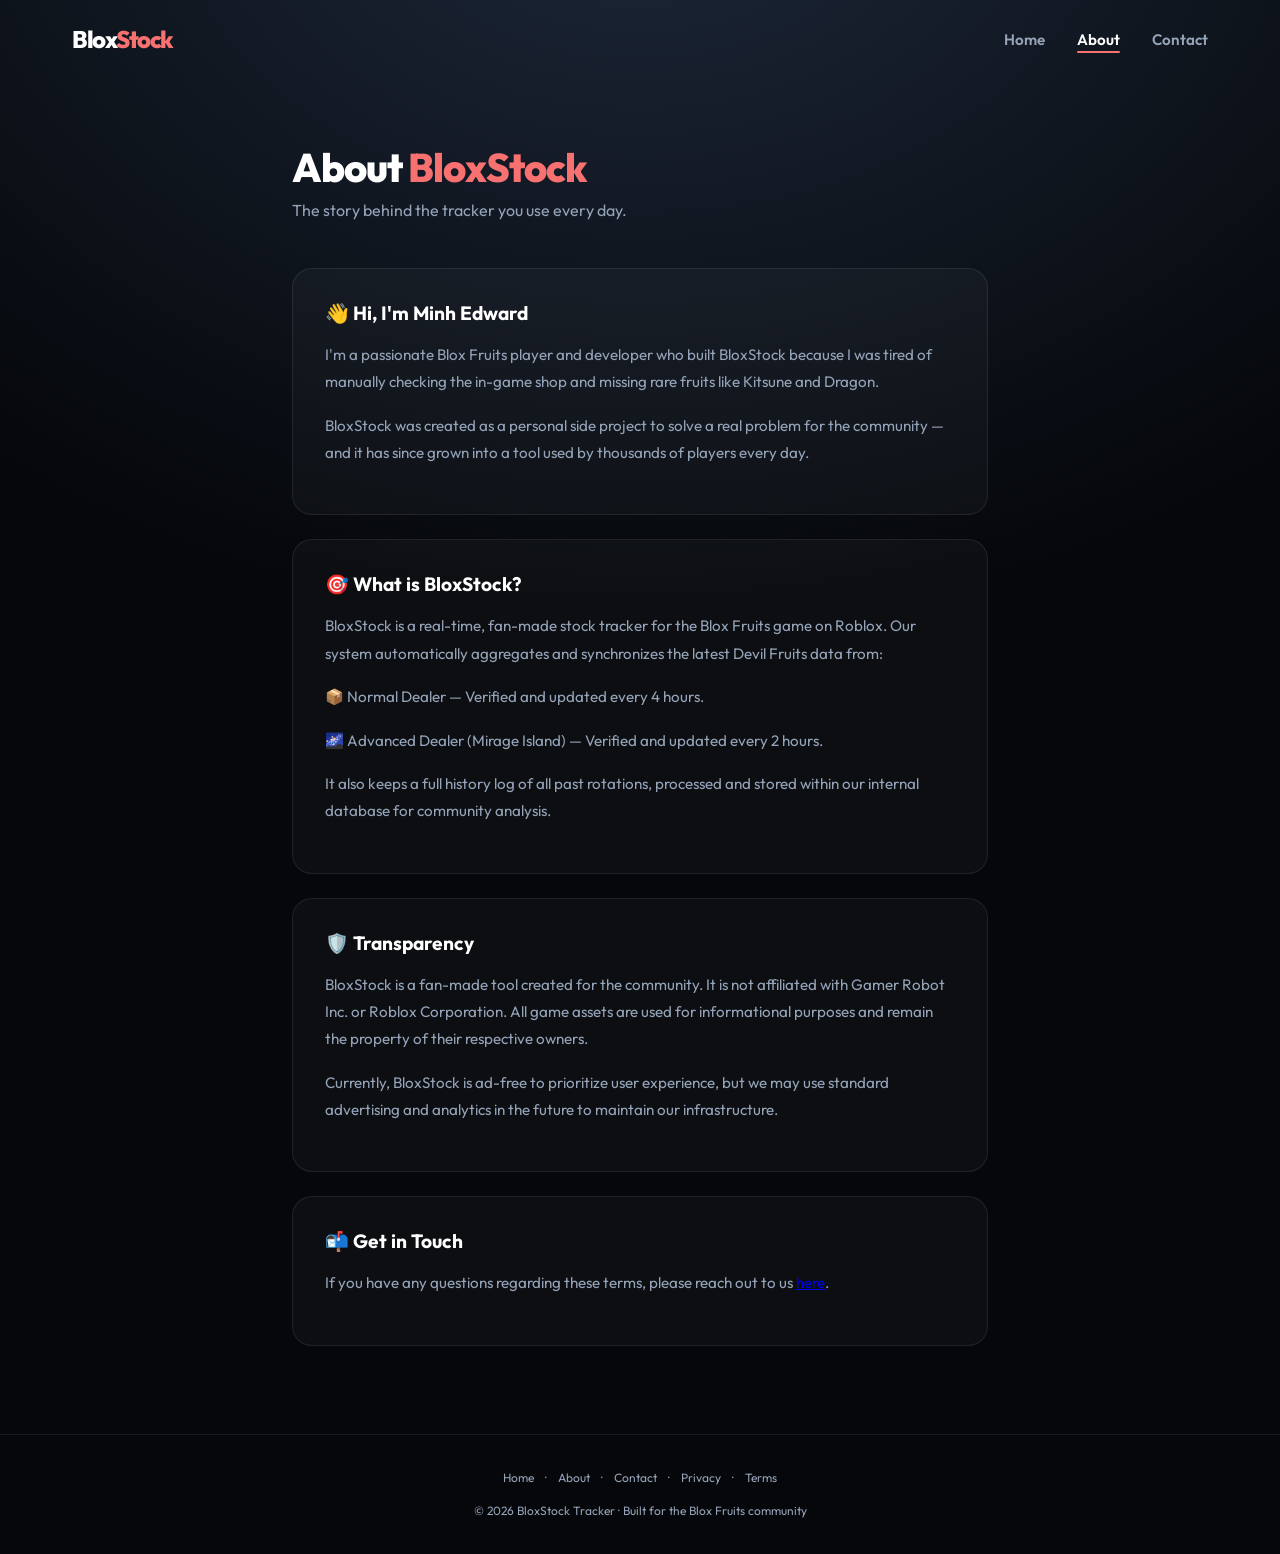
<file: about.html>
<!DOCTYPE html>
<html lang="en">

<head>
    <!-- Google tag (gtag.js) -->
    <script async src="https://www.googletagmanager.com/gtag/js?id=G-EYZR5VRB77"></script>
    <script>
        window.dataLayer = window.dataLayer || [];
        function gtag() { dataLayer.push(arguments); }
        gtag('js', new Date());

        gtag('config', 'G-EYZR5VRB77');
    </script>
    <meta charset="UTF-8">
    <meta name="viewport" content="width=device-width, initial-scale=1.0">
    <title>About Us - BloxStock</title>
    <meta name="description"
        content="Learn about BloxStock, a fan-made real-time Blox Fruits stock tracker created by Minh Edward for the Blox Fruits community.">
    <meta name="author" content="Minh Edward">
    <meta name="robots" content="index, follow">
    <meta property="og:url" content="https://bloxstock.pages.dev/about">
    <meta property="og:title" content="About BloxStock Tracker">
    <meta property="og:description"
        content="Learn more about BloxStock, the ultimate live tracker for Blox Fruits stock and reset history.">
    <meta property="og:image" content="https://bloxstock.pages.dev/assets/fruits/Dragon.webp">
    <link rel="canonical" href="https://bloxstock.pages.dev/about">
    <link rel="preconnect" href="https://fonts.googleapis.com">
    <link rel="preconnect" href="https://fonts.gstatic.com" crossorigin>
    <link href="https://fonts.googleapis.com/css2?family=Outfit:wght@300;400;600;800&display=swap" rel="stylesheet">
    <link rel="stylesheet" href="assets/css/style.css">
</head>

<body>
    <nav>
        <a href="/" class="nav-brand">Blox<span>Stock</span></a>
        <div class="nav-links">
            <a href="/">Home</a>
            <a href="about.html" class="active">About</a>
            <a href="contact.html">Contact</a>
        </div>
    </nav>

    <div class="legal-container">
        <h1 class="page-title">About <span>BloxStock</span></h1>
        <p class="subtitle">The story behind the tracker you use every day.</p>

        <div class="legal-card">
            <h2>👋 Hi, I'm Minh Edward</h2>
            <p>I'm a passionate Blox Fruits player and developer who built BloxStock because I was tired of manually
                checking the in-game shop and missing rare fruits like <span class="highlight">Kitsune</span> and <span
                    class="highlight">Dragon</span>.</p>
            <p>BloxStock was created as a personal side project to solve a real problem for the community — and it has
                since grown into a tool used by thousands of players every day.</p>
        </div>

        <div class="legal-card">
            <h2>🎯 What is BloxStock?</h2>
            <p>BloxStock is a <span class="highlight">real-time, fan-made stock tracker</span> for the Blox Fruits game
                on Roblox. Our system automatically aggregates and synchronizes the latest Devil Fruits data from:</p>
            <p>📦 <span class="highlight">Normal Dealer</span> — Verified and updated every 4 hours.</p>
            <p>🌌 <span class="highlight">Advanced Dealer (Mirage Island)</span> — Verified and updated every 2 hours.</p>
            <p>It also keeps a full <span class="highlight">history log</span> of all past rotations, processed and stored within our internal database for community analysis.</p>
        </div>

        <div class="legal-card">
            <h2>🛡️ Transparency</h2>
            <p>BloxStock is a <span class="highlight">fan-made tool</span> created for the community. It is not
                affiliated with Gamer Robot Inc. or Roblox Corporation. All game assets are used for informational
                purposes and remain the property of their respective owners.</p>
            <p>Currently, BloxStock is <span class="highlight">ad-free</span> to prioritize user experience, but we may
                use standard advertising and analytics in the future to maintain our infrastructure.</p>
        </div>

        <div class="legal-card">
            <h2>📬 Get in Touch</h2>
            <p>If you have any questions regarding these terms, please reach out to us <a href="#" class="email-link" data-user="minhedward2905"
                    data-domain="gmail.com"
                    onclick="this.href='mailto:' + this.dataset.user + '@' + this.dataset.domain">here</a>.</p>
        </div>
    </div>

    <footer>
        <p>
            <a href="/">Home</a> ·
            <a href="about.html">About</a> ·
            <a href="contact.html">Contact</a> ·
            <a href="privacy.html">Privacy</a> ·
            <a href="terms.html">Terms</a>
        </p>
        <p style="margin-top: 0.75rem;">© 2026 BloxStock Tracker · Built for the Blox Fruits community</p>
    </footer>

</body>

</html>
</file>
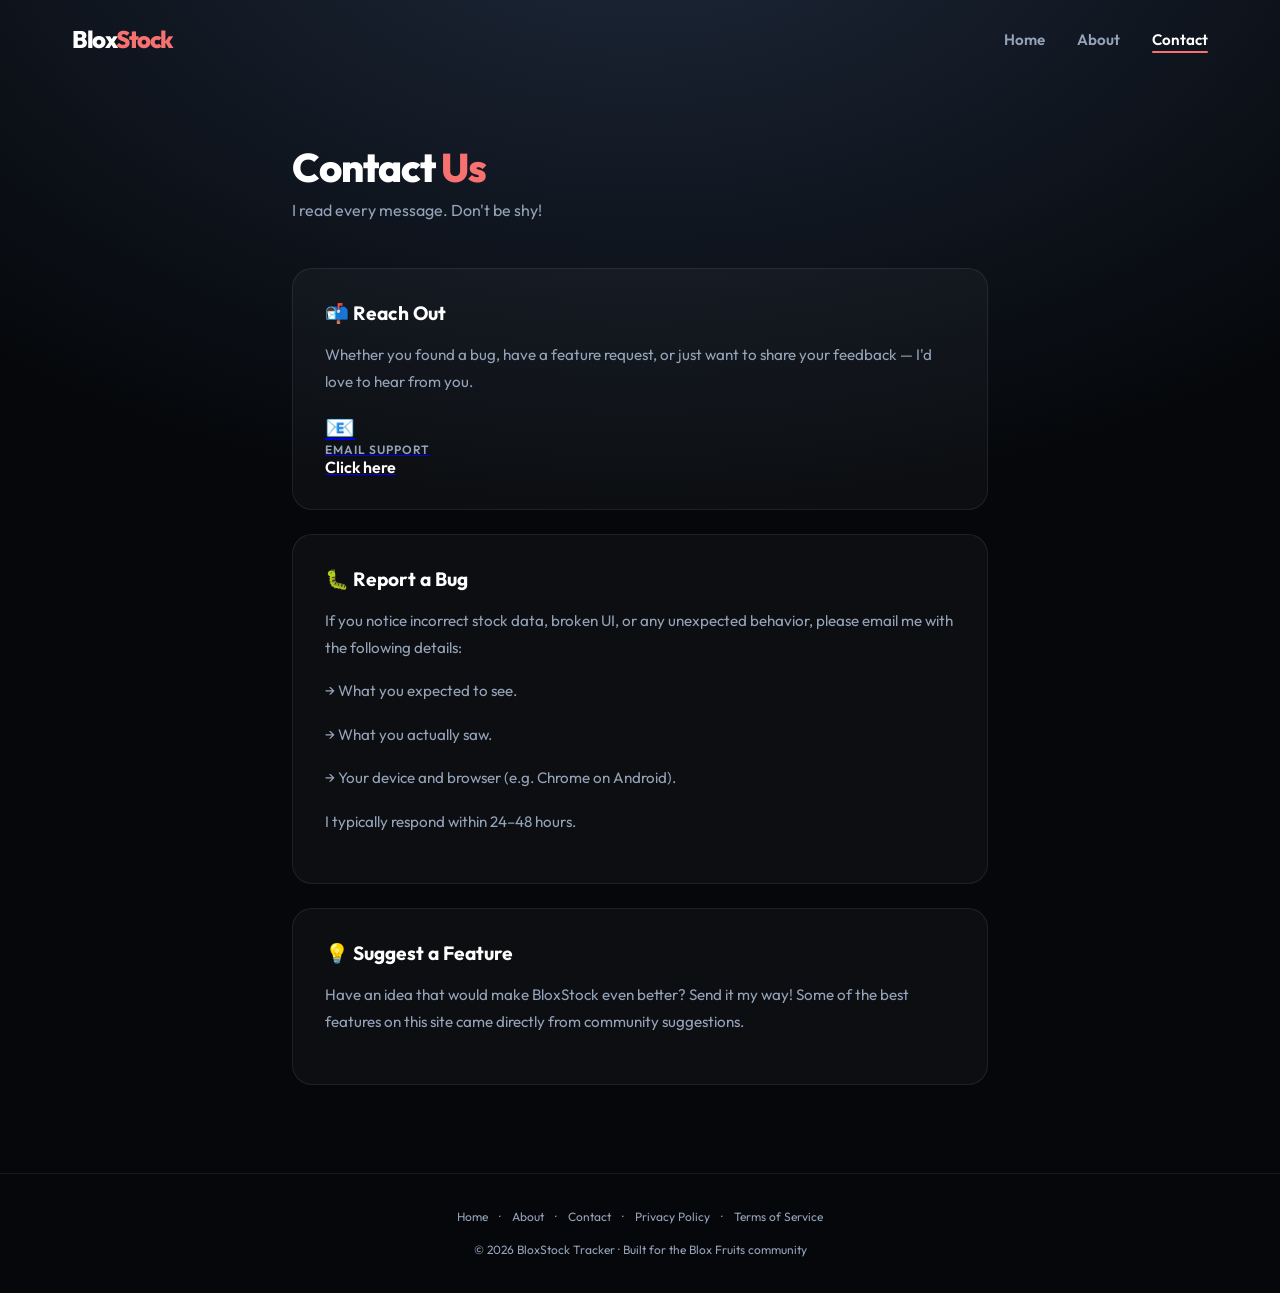
<file: contact.html>
<!DOCTYPE html>
<html lang="en">

<head>
    <!-- Google tag (gtag.js) -->
    <script async src="https://www.googletagmanager.com/gtag/js?id=G-EYZR5VRB77"></script>
    <script>
        window.dataLayer = window.dataLayer || [];
        function gtag() { dataLayer.push(arguments); }
        gtag('js', new Date());

        gtag('config', 'G-EYZR5VRB77');
    </script>
    <meta charset="UTF-8">
    <meta name="viewport" content="width=device-width, initial-scale=1.0">
    <title>Contact Us - BloxStock</title>
    <meta name="description"
        content="Get in touch with BloxStock. Report bugs, suggest features, or send feedback to Minh Edward.">
    <meta name="author" content="Minh Edward">
    <meta name="robots" content="index, follow">
    <meta property="og:url" content="https://bloxstock.pages.dev/contact">
    <meta property="og:title" content="Contact BloxStock">
    <meta property="og:description" content="Have questions or suggestions? Contact the BloxStock Tracker team here.">
    <meta property="og:image" content="https://bloxstock.pages.dev/assets/fruits/Dragon.webp">
    <link rel="canonical" href="https://bloxstock.pages.dev/contact">
    <link rel="preconnect" href="https://fonts.googleapis.com">
    <link rel="preconnect" href="https://fonts.gstatic.com" crossorigin>
    <link href="https://fonts.googleapis.com/css2?family=Outfit:wght@300;400;600;800&display=swap" rel="stylesheet">
    <link rel="stylesheet" href="assets/css/style.css">
</head>

<body>
    <nav>
        <a href="/" class="nav-brand">Blox<span>Stock</span></a>
        <div class="nav-links">
            <a href="/">Home</a>
            <a href="about.html">About</a>
            <a href="contact.html" class="active">Contact</a>
        </div>
    </nav>

    <div class="legal-container">
        <h1 class="page-title">Contact <span>Us</span></h1>
        <p class="subtitle">I read every message. Don't be shy!</p>

        <div class="legal-card">
            <h2>📬 Reach Out</h2>
            <p>Whether you found a bug, have a feature request, or just want to share your feedback — I'd love to hear
                from you.</p>

            <a href="#" class="email-link" data-user="minhedward2905" data-domain="gmail.com"
                onclick="this.href='mailto:' + this.dataset.user + '@' + this.dataset.domain" class="contact-item">
                <div class="contact-icon">📧</div>
                <div class="contact-info">
                    <div class="contact-label">Email Support</div>
                    <div class="contact-value">Click here</div>
                </div>
            </a>
        </div>

        <div class="legal-card">
            <h2>🐛 Report a Bug</h2>
            <p>If you notice incorrect stock data, broken UI, or any unexpected behavior, please email me with the
                following details:</p>
            <p>→ What you expected to see.</p>
            <p>→ What you actually saw.</p>
            <p>→ Your device and browser (e.g. Chrome on Android).</p>
            <p>I typically respond within 24–48 hours.</p>
        </div>

        <div class="legal-card">
            <h2>💡 Suggest a Feature</h2>
            <p>Have an idea that would make BloxStock even better? Send it my way! Some of the best features on this
                site came directly from community suggestions.</p>
        </div>
    </div>

    <footer>
        <p>
            <a href="/">Home</a> ·
            <a href="about.html">About</a> ·
            <a href="contact.html">Contact</a> ·
            <a href="privacy.html">Privacy Policy</a> ·
            <a href="terms.html">Terms of Service</a>
        </p>
        <p style="margin-top: 0.75rem;">© 2026 BloxStock Tracker · Built for the Blox Fruits community</p>
    </footer>

</body>

</html>
</file>
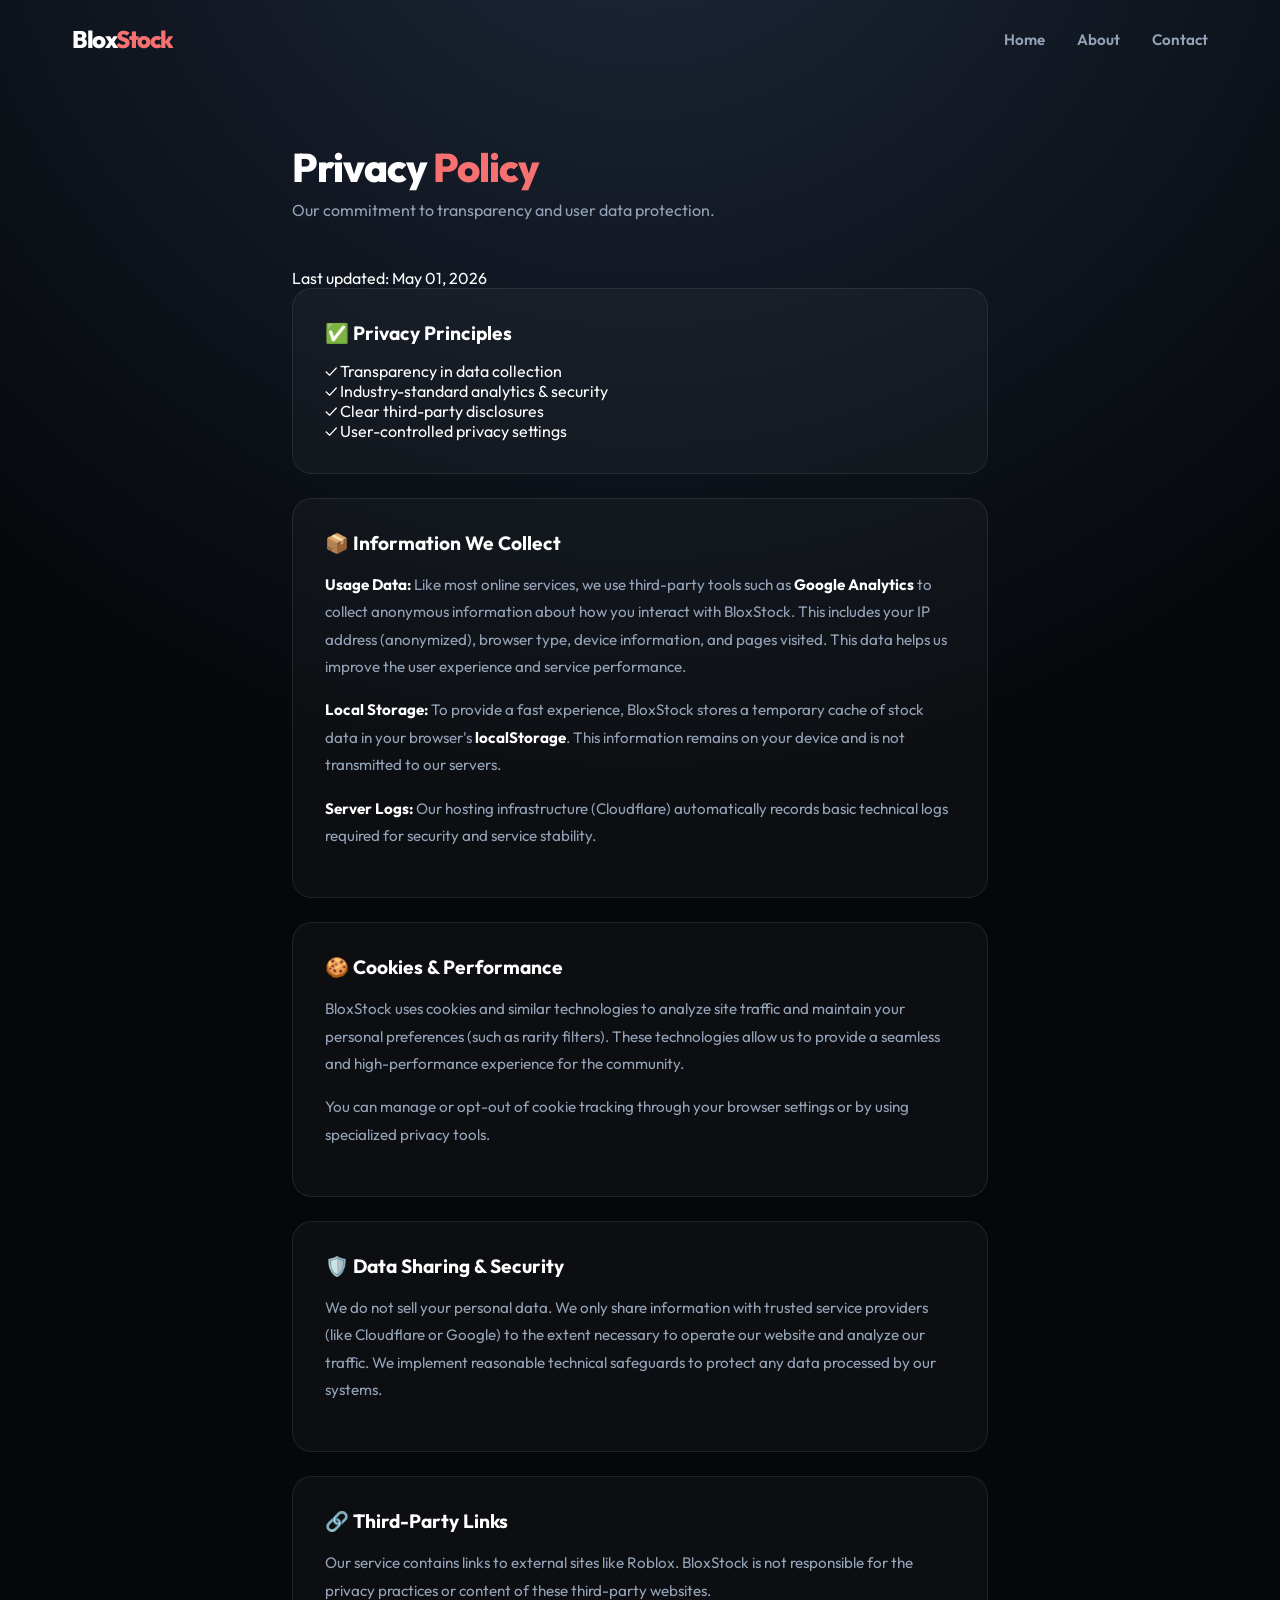
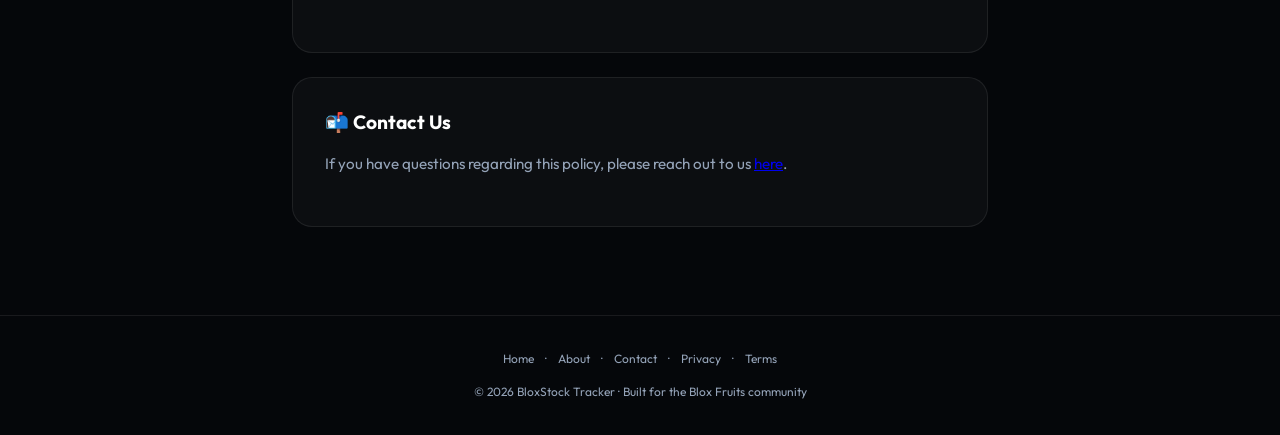
<file: privacy.html>
<!DOCTYPE html>
<html lang="en">

<head>
    <!-- Google tag (gtag.js) -->
    <script async src="https://www.googletagmanager.com/gtag/js?id=G-EYZR5VRB77"></script>
    <script>
        window.dataLayer = window.dataLayer || [];
        function gtag() { dataLayer.push(arguments); }
        gtag('js', new Date());

        gtag('config', 'G-EYZR5VRB77');
    </script>
    <meta charset="UTF-8">
    <meta name="viewport" content="width=device-width, initial-scale=1.0">
    <title>Privacy Policy - BloxStock</title>
    <meta name="description"
        content="BloxStock Privacy Policy. Learn how we handle your data with transparency and security.">
    <meta name="author" content="Minh Edward">
    <meta name="robots" content="index, follow">
    <link rel="canonical" href="https://bloxstock.pages.dev/privacy">
    <link rel="preconnect" href="https://fonts.googleapis.com">
    <link rel="preconnect" href="https://fonts.gstatic.com" crossorigin>
    <link href="https://fonts.googleapis.com/css2?family=Outfit:wght@300;400;600;800&display=swap" rel="stylesheet">
    <link rel="stylesheet" href="assets/css/style.css">
</head>

<body>

    <nav>
        <a href="/" class="nav-brand">Blox<span>Stock</span></a>
        <div class="nav-links">
            <a href="/">Home</a>
            <a href="about.html">About</a>
            <a href="contact.html">Contact</a>
        </div>
    </nav>

    <div class="legal-container">
        <h1 class="page-title">Privacy <span>Policy</span></h1>
        <p class="subtitle">Our commitment to transparency and user data protection.</p>
        <p class="last-updated">Last updated: May 01, 2026</p>

        <div class="legal-card">
            <h2>✅ Privacy Principles</h2>
            <div class="highlight-good">✓ Transparency in data collection</div>
            <div class="highlight-good">✓ Industry-standard analytics & security</div>
            <div class="highlight-good">✓ Clear third-party disclosures</div>
            <div class="highlight-good">✓ User-controlled privacy settings</div>
        </div>

        <div class="legal-card">
            <h2>📦 Information We Collect</h2>
            <p><strong style="color:#fff;">Usage Data:</strong> Like most online services, we use third-party tools such as <strong style="color:#fff;">Google Analytics</strong> to collect anonymous information about how you interact with BloxStock. This includes your IP address (anonymized), browser type, device information, and pages visited. This data helps us improve the user experience and service performance.</p>
            <p><strong style="color:#fff;">Local Storage:</strong> To provide a fast experience, BloxStock stores a temporary cache of stock data in your browser's <strong style="color:#fff;">localStorage</strong>. This information remains on your device and is not transmitted to our servers.</p>
            <p><strong style="color:#fff;">Server Logs:</strong> Our hosting infrastructure (Cloudflare) automatically records basic technical logs required for security and service stability.</p>
        </div>

        <div class="legal-card">
            <h2>🍪 Cookies & Performance</h2>
            <p>BloxStock uses cookies and similar technologies to analyze site traffic and maintain your personal preferences (such as rarity filters). These technologies allow us to provide a seamless and high-performance experience for the community.</p>
            <p>You can manage or opt-out of cookie tracking through your browser settings or by using specialized privacy tools.</p>
        </div>

        <div class="legal-card">
            <h2>🛡️ Data Sharing & Security</h2>
            <p>We do not sell your personal data. We only share information with trusted service providers (like Cloudflare or Google) to the extent necessary to operate our website and analyze our traffic. We implement reasonable technical safeguards to protect any data processed by our systems.</p>
        </div>

        <div class="legal-card">
            <h2>🔗 Third-Party Links</h2>
            <p>Our service contains links to external sites like Roblox. BloxStock is not responsible for the privacy practices or content of these third-party websites.</p>
        </div>

        <div class="legal-card">
            <h2>📬 Contact Us</h2>
            <p>If you have questions regarding this policy, please reach out to us <a href="#" class="email-link" data-user="minhedward2905"
                    data-domain="gmail.com"
                    onclick="this.href='mailto:' + this.dataset.user + '@' + this.dataset.domain">here</a>.</p>
        </div>
    </div>

    <footer>
        <p>
            <a href="/">Home</a> ·
            <a href="about.html">About</a> ·
            <a href="contact.html">Contact</a> ·
            <a href="privacy.html">Privacy</a> ·
            <a href="terms.html">Terms</a>
        </p>
        <p style="margin-top: 0.75rem;">© 2026 BloxStock Tracker · Built for the Blox Fruits community</p>
    </footer>

</body>

</html>
</file>
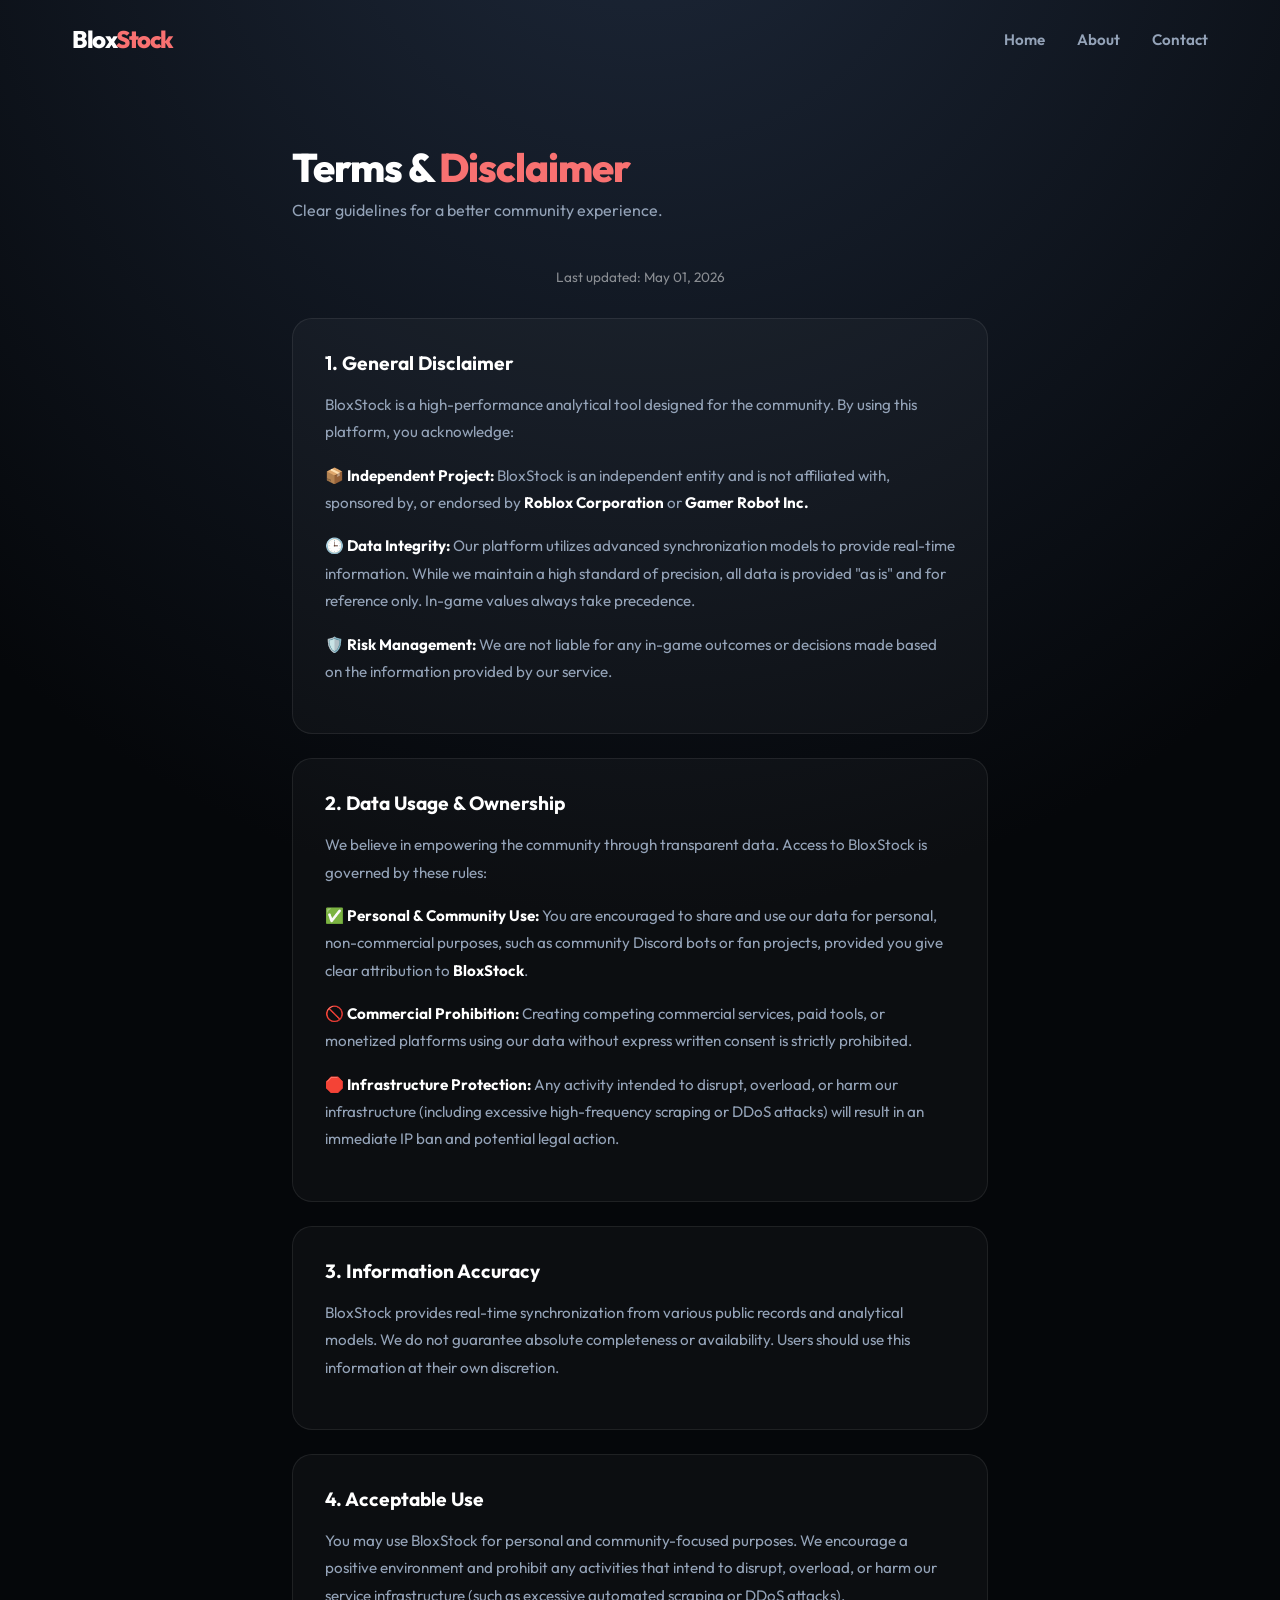
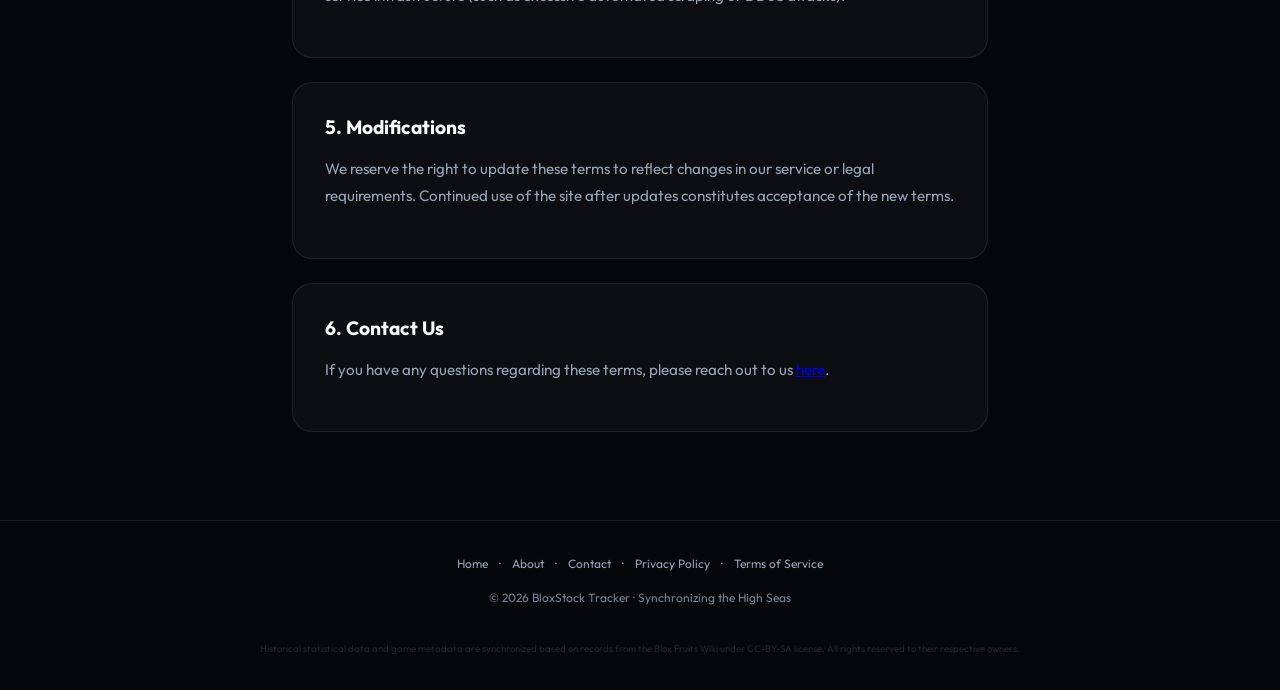
<file: terms.html>
<!DOCTYPE html>
<html lang="en">

<head>
    <!-- Google tag (gtag.js) -->
    <script async src="https://www.googletagmanager.com/gtag/js?id=G-EYZR5VRB77"></script>
    <script>
        window.dataLayer = window.dataLayer || [];
        function gtag() { dataLayer.push(arguments); }
        gtag('js', new Date());

        gtag('config', 'G-EYZR5VRB77');
    </script>
    <meta charset="UTF-8">
    <meta name="viewport" content="width=device-width, initial-scale=1.0">
    <title>Terms of Service - BloxStock</title>
    <meta name="description"
        content="BloxStock Terms of Service. Read our rules and guidelines for using the ultimate Blox Fruits stock tracker.">
    <meta name="author" content="Minh Edward">
    <meta name="robots" content="index, follow">
    <link rel="canonical" href="https://bloxstock.pages.dev/terms">
    <link rel="preconnect" href="https://fonts.googleapis.com">
    <link rel="preconnect" href="https://fonts.gstatic.com" crossorigin>
    <link href="https://fonts.googleapis.com/css2?family=Outfit:wght@300;400;600;800&display=swap" rel="stylesheet">
    <link rel="stylesheet" href="assets/css/style.css">
</head>

<body>

    <nav>
        <a href="/" class="nav-brand">Blox<span>Stock</span></a>
        <div class="nav-links">
            <a href="/">Home</a>
            <a href="about.html">About</a>
            <a href="contact.html">Contact</a>
        </div>
    </nav>

    <div class="legal-container">
        <h1 class="page-title">Terms & <span>Disclaimer</span></h1>
        <p class="subtitle">Clear guidelines for a better community experience.</p>
        <p class="last-updated" style="text-align: center; color: rgba(255,255,255,0.5); font-size: 0.85rem; margin-bottom: 2rem;">Last updated: May 01, 2026</p>

        <div class="legal-card">
            <h2><i class="fa-solid fa-triangle-exclamation"></i> 1. General Disclaimer</h2>
            <p>BloxStock is a high-performance analytical tool designed for the community. By using this platform, you acknowledge:</p>
            <p>📦 <strong style="color:#fff;">Independent Project:</strong> BloxStock is an independent entity and is not affiliated with, sponsored by, or endorsed by <strong style="color:#fff;">Roblox Corporation</strong> or <strong style="color:#fff;">Gamer Robot Inc.</strong></p>
            <p>🕒 <strong style="color:#fff;">Data Integrity:</strong> Our platform utilizes advanced synchronization models to provide real-time information. While we maintain a high standard of precision, all data is provided "as is" and for reference only. In-game values always take precedence.</p>
            <p>🛡️ <strong style="color:#fff;">Risk Management:</strong> We are not liable for any in-game outcomes or decisions made based on the information provided by our service.</p>
        </div>

        <div class="legal-card">
            <h2><i class="fa-solid fa-share-nodes"></i> 2. Data Usage & Ownership</h2>
            <p>We believe in empowering the community through transparent data. Access to BloxStock is governed by these rules:</p>
            <p>✅ <strong style="color:#fff;">Personal & Community Use:</strong> You are encouraged to share and use our data for personal, non-commercial purposes, such as community Discord bots or fan projects, provided you give clear attribution to <strong style="color:#fff;">BloxStock</strong>.</p>
            <p>🚫 <strong style="color:#fff;">Commercial Prohibition:</strong> Creating competing commercial services, paid tools, or monetized platforms using our data without express written consent is strictly prohibited.</p>
            <p>🛑 <strong style="color:#fff;">Infrastructure Protection:</strong> Any activity intended to disrupt, overload, or harm our infrastructure (including excessive high-frequency scraping or DDoS attacks) will result in an immediate IP ban and potential legal action.</p>
        </div>

        <div class="legal-card">
            <h2>3. Information Accuracy</h2>
            <p>BloxStock provides real-time synchronization from various public records and analytical models. We do not guarantee absolute completeness or availability. Users should use this information at their own discretion.</p>
        </div>

        <div class="legal-card">
            <h2>4. Acceptable Use</h2>
            <p>You may use BloxStock for personal and community-focused purposes. We encourage a positive environment and prohibit any activities that intend to disrupt, overload, or harm our service infrastructure (such as excessive automated scraping or DDoS attacks).</p>
        </div>

        <div class="legal-card">
            <h2>5. Modifications</h2>
            <p>We reserve the right to update these terms to reflect changes in our service or legal requirements. Continued use of the site after updates constitutes acceptance of the new terms.</p>
        </div>

        <div class="legal-card">
            <h2>6. Contact Us</h2>
            <p>If you have any questions regarding these terms, please reach out to us <a href="#" class="email-link" data-user="minhedward2905"
                    data-domain="gmail.com"
                    onclick="this.href='mailto:' + this.dataset.user + '@' + this.dataset.domain">here</a>.</p>
        </div>
    </div>

    <footer>
        <p>
            <a href="/">Home</a> ·
            <a href="about.html">About</a> ·
            <a href="contact.html">Contact</a> ·
            <a href="privacy.html">Privacy Policy</a> ·
            <a href="terms.html">Terms of Service</a>
        </p>
        <p style="margin-top: 0.75rem; opacity: 0.8;">© 2026 BloxStock Tracker · Synchronizing the High Seas</p>
        <p style="font-size: 0.6rem; opacity: 0.2; margin-top: 2rem;">Historical statistical data and game metadata are synchronized based on records from the Blox Fruits Wiki under CC-BY-SA license. All rights reserved to their respective owners.</p>
    </footer>

</body>

</html>
</file>
<file: assets/css/style.css>
:root {
            --bg: #05070a;
            --card-bg: rgba(255,255,255,0.03);
            --border: rgba(255,255,255,0.08);
            --border-hover: rgba(255,255,255,0.2);
            --text: #ffffff;
            --muted: #94a3b8;
            --common: #9ca3af;
            --uncommon: #60a5fa;
            --rare: #c084fc;
            --legendary: #e879f9;
            --mythical: #f87171;
        }
        * { margin:0; padding:0; box-sizing:border-box; font-family:'Outfit',sans-serif; }

        body {
            background: var(--bg);
            background-image: radial-gradient(ellipse 80% 50% at 50% -10%, #1e293b, transparent);
            color: var(--text);
            min-height: 100vh;
        }



        /* ─── NAVIGATION ─── */
        nav {
            display: flex;
            justify-content: space-between;
            align-items: center;
            padding: 1.5rem 2rem;
            max-width: 1200px;
            margin: 0 auto;
            position: relative;
            z-index: 100;
        }
        .nav-brand {
            font-size: 1.5rem;
            font-weight: 800;
            text-decoration: none;
            color: #fff;
            letter-spacing: -1.5px;
            transition: transform 0.2s;
        }
        .nav-brand:hover { transform: scale(1.05); }
        .nav-brand span { color: #f87171; }
        .nav-links {
            display: flex;
            gap: 2rem;
            align-items: center;
        }
        .nav-links a {
            text-decoration: none;
            color: var(--muted);
            font-size: 0.95rem;
            font-weight: 600;
            transition: all 0.2s;
            position: relative;
        }
        .nav-links a:hover, .nav-links a.active {
            color: #fff;
        }
        .nav-links a.active::after {
            content: '';
            position: absolute;
            bottom: -4px;
            left: 0;
            width: 100%;
            height: 2px;
            background: var(--mythical);
            border-radius: 2px;
        }

        header {
            padding: 3rem 2rem 2rem;
            text-align: center;
        }
        .brand {
            font-size: 4rem;
            font-weight: 800;
            letter-spacing: -3px;
            background: linear-gradient(135deg, #fff 30%, #64748b);
            -webkit-background-clip: text;
            background-clip: text;
            -webkit-text-fill-color: transparent;
            line-height: 1;
            margin-bottom: 2rem;
        }
        .brand span { color: #f87171; -webkit-text-fill-color: #f87171; }

        /* ─── FLIP CLOCK ─── */
        .countdown-wrap {
            display: flex;
            flex-direction: column;
            align-items: center;
            gap: 0.5rem;
            margin-bottom: 2rem;
        }
        .countdown-label {
            font-size: 0.7rem;
            font-weight: 700;
            color: var(--muted);
            text-transform: uppercase;
            letter-spacing: 3px;
            margin-bottom: 1rem;
            transition: color 0.3s;
        }
        .flip-clock {
            display: flex;
            align-items: center;
            gap: 0.75rem;
        }
        .flip-seg {
            display: flex;
            flex-direction: column;
            align-items: center;
            gap: 0.5rem;
        }
        .flip-num {
            background: rgba(255,255,255,0.06);
            border: 1px solid rgba(255,255,255,0.1);
            border-radius: 14px;
            width: 72px;
            height: 72px;
            display: flex;
            align-items: center;
            justify-content: center;
            font-size: 2rem;
            font-weight: 800;
            color: #fff;
            font-variant-numeric: tabular-nums;
            letter-spacing: -1px;
        }
        .flip-unit {
            font-size: 0.65rem;
            font-weight: 700;
            text-transform: uppercase;
            letter-spacing: 2px;
            color: var(--muted);
        }
        .flip-colon {
            font-size: 2rem;
            font-weight: 800;
            color: rgba(255,255,255,0.2);
            margin-bottom: 1.5rem;
            line-height: 1;
        }
        .flip-num.urgent { color: #f87171; border-color: rgba(248,113,113,0.3); background: rgba(248,113,113,0.08); }

        /* ─── PLAY BUTTON ─── */
        .play-btn {
            display: inline-flex;
            align-items: center;
            gap: 0;
            border-radius: 50px;
            overflow: hidden;
            text-decoration: none;
            font-weight: 700;
            font-size: 0.9rem;
            text-transform: uppercase;
            letter-spacing: 1px;
            transition: transform 0.3s ease, box-shadow 0.3s ease;
            box-shadow: 0 0 28px var(--btn-glow, rgba(239,68,68,0.3));
        }
        .play-btn:hover { transform: scale(1.04); box-shadow: 0 0 44px var(--btn-glow, rgba(239,68,68,0.5)); }
        .play-btn-icon {
            width: 48px;
            height: 48px;
            display: flex;
            align-items: center;
            justify-content: center;
            background: rgba(0,0,0,0.25);
            flex-shrink: 0;
        }
        .play-btn-icon img {
            width: 28px;
            height: 28px;
            object-fit: contain;
            filter: drop-shadow(0 0 6px rgba(255,255,255,0.3));
        }
        .play-btn-text {
            padding: 0 1.5rem 0 1rem;
            color: #fff;
            height: 48px;
            display: flex;
            align-items: center;
        }

        .pill {
            font-size: 0.8rem;
            padding: 0.35rem 0.9rem;
            border-radius: 50px;
            border: 1px solid var(--border);
            background: rgba(255,255,255,0.04);
            color: var(--muted);
        }

        /* ─── RARITY FILTER ─── */
        .filter-container {
            display: flex;
            justify-content: center;
            gap: 0.5rem;
            flex-wrap: wrap;
            padding: 0 1rem;
        }
        .filter-group {
            display: flex;
            flex-direction: column;
            align-items: center;
            gap: 0.6rem;
            margin-bottom: 1.5rem;
        }
        .filter-divider {
            width: 1px;
            height: 16px;
            background: var(--border);
            display: none;
        }
        .rf-btn {
            padding: 0.5rem 1.2rem;
            border-radius: 50px;
            border: 1px solid var(--border);
            background: transparent;
            font-size: 0.85rem;
            font-weight: 700;
            cursor: pointer;
            transition: all 0.2s;
            color: var(--muted);
            text-transform: uppercase;
            letter-spacing: 0.5px;
            user-select: none;
        }
        .rf-btn:active { transform: scale(0.95); }
        .rf-btn:hover { border-color: var(--border-hover); color: #fff; }
        .rf-btn.active { background: rgba(255,255,255,0.1); border-color: var(--rf-color, #fff); color: var(--rf-color, #fff); box-shadow: 0 0 12px var(--rf-glow, transparent); }
        
        .rf-mythical    { --rf-color: var(--mythical); --rf-glow: rgba(248,113,113,0.3); }
        .rf-legendary   { --rf-color: var(--legendary); --rf-glow: rgba(232,121,249,0.3); }
        .rf-rare        { --rf-color: var(--rare); --rf-glow: rgba(192,132,252,0.3); }
        .rf-uncommon    { --rf-color: var(--uncommon); --rf-glow: rgba(96,165,250,0.3); }
        .rf-common      { --rf-color: var(--common); --rf-glow: rgba(156,163,175,0.3); }
        .rf-source-normal { --rf-color: #94a3b8; --rf-glow: rgba(148,163,184,0.2); }
        .rf-source-mirage { --rf-color: #60a5fa; --rf-glow: rgba(96,165,250,0.3); }

        .history-search-container {
            width: 100%;
            max-width: 400px;
            position: relative;
            margin-top: 0.4rem;
        }
        .history-search-input {
            width: 100%;
            padding: 0.75rem 1rem 0.75rem 2.6rem;
            background: rgba(255, 255, 255, 0.03);
            border: 1px solid var(--border);
            border-radius: 50px;
            color: #fff;
            font-family: 'Outfit', sans-serif;
            font-size: 1rem;
            transition: all 0.2s;
        }
        .history-search-input:focus {
            outline: none;
            border-color: var(--legendary);
            background: rgba(255,255,255,0.07);
            box-shadow: 0 0 15px rgba(232, 121, 249, 0.1);
        }
        .history-search-icon {
            position: absolute;
            left: 1rem;
            top: 50%;
            transform: translateY(-50%);
            opacity: 0.4;
            pointer-events: none;
        }

        /* ─── TABS ─── */
        .tabs {
            display: flex;
            justify-content: center;
            gap: 0.5rem;
            padding: 0 2rem 2rem;
        }
        .tab-btn {
            padding: 0.65rem 1.8rem;
            border-radius: 50px;
            border: 1px solid var(--border);
            background: transparent;
            color: var(--muted);
            font-family: 'Outfit', sans-serif;
            font-size: 1rem;
            font-weight: 600;
            cursor: pointer;
            transition: all 0.2s;
            user-select: none;
        }
        .tab-btn:active { transform: scale(0.95); }
        .tab-btn.active {
            background: rgba(255,255,255,0.1);
            border-color: rgba(255,255,255,0.2);
            color: #fff;
        }
        @media (max-width: 600px) {
            .tab-btn { padding: 0.5rem 1.4rem; font-size: 0.9rem; }
        }

        /* ─── MAIN ─── */
        .container { max-width: 1200px; margin: 0 auto; padding: 0 2rem 4rem; }
        .tab-panel { display: none; }
        .tab-panel.active { display: block; }

        /* ─── STOCK GRID ─── */
        .stock-grid {
            display: grid;
            grid-template-columns: repeat(auto-fill, minmax(260px, 1fr));
            gap: 1.2rem;
        }
        .card {
            background: var(--card-bg);
            border: 1px solid var(--border);
            border-radius: 20px;
            padding: 1.5rem;
            display: flex;
            flex-direction: column;
            align-items: center;
            text-align: center;
            position: relative;
            overflow: hidden;
            transition: transform 0.35s cubic-bezier(.175,.885,.32,1.275), border-color 0.3s, box-shadow 0.3s;
            cursor: default;
            animation: cardAppear 0.5s backwards;
        }
        .card:hover { transform: translateY(-5px); border-color: var(--border-hover); background: rgba(255,255,255,0.06); }
        @keyframes cardAppear {
            from { opacity: 0; transform: translateY(20px); }
            to { opacity: 1; transform: translateY(0); }
        }
        .card::after {
            content: '';
            position: absolute;
            top: 0; left: -100%;
            width: 50%; height: 100%;
            background: linear-gradient(to right, transparent, rgba(255,255,255,0.1), transparent);
            transform: skewX(-25deg);
            animation: shineOnEntry 0.8s forwards;
            animation-delay: inherit;
        }
        @keyframes shineOnEntry {
            0% { left: -100%; }
            100% { left: 200%; }
        }
        .card::before {
            content: '';
            position: absolute;
            inset: 0;
            background: radial-gradient(circle at 80% 10%, var(--rc, transparent), transparent 65%);
            opacity: 0.12;
            pointer-events: none;
        }
        .card:hover {
            transform: translateY(-8px);
            border-color: var(--border-hover);
            box-shadow: 0 16px 40px rgba(0,0,0,0.35);
        }
        .card:hover .fruit-img { transform: scale(1.08) rotate(-2deg); }

        /* ─── MYTHICAL PRIORITY ─── */
        .card.rc-mythical {
            border-color: rgba(248, 113, 113, 0.4);
            box-shadow: 0 0 20px rgba(248, 113, 113, 0.1);
            animation: cardAppearMythical 0.8s cubic-bezier(.175,.885,.32,1.275) backwards, mythicalPulse 2s infinite alternate ease-in-out;
        }
        .card.rc-mythical::after {
            background: linear-gradient(to right, transparent, rgba(255,255,255,0.4), transparent);
            animation-duration: 1.2s;
        }
        @keyframes cardAppearMythical {
            from { opacity: 0; transform: translateY(60px) scale(0.5) rotate(-3deg); filter: brightness(3) blur(5px); }
            to { opacity: 1; transform: translateY(0) scale(1) rotate(0deg); filter: brightness(1) blur(0px); }
        }
        @keyframes mythicalPulse {
            from { box-shadow: 0 0 15px rgba(248, 113, 113, 0.15); border-color: rgba(248, 113, 113, 0.4); }
            to { box-shadow: 0 0 35px rgba(248, 113, 113, 0.3); border-color: rgba(248, 113, 113, 0.7); }
        }

        /* ─── LEGENDARY STYLE ─── */
        .card.rc-legendary {
            border-color: rgba(232, 121, 249, 0.3);
            box-shadow: 0 0 15px rgba(232, 121, 249, 0.1);
            animation: cardAppearLegendary 0.6s ease-out backwards;
        }
        @keyframes cardAppearLegendary {
            from { opacity: 0; transform: translateY(30px) scale(0.85); }
            to { opacity: 1; transform: translateY(0) scale(1); }
        }

        .rarity-badge {
            font-size: 0.6rem;
            font-weight: 800;
            text-transform: uppercase;
            letter-spacing: 1.5px;
            padding: 0.2rem 0.8rem;
            border-radius: 50px;
            background: var(--rc, #555);
            box-shadow: 0 0 12px var(--rc, transparent);
            color: #fff;
            margin-bottom: 0.75rem;
            position: relative;
            z-index: 1;
        }
        .fruit-img-wrap { width: 130px; height: 130px; margin-bottom: 0.75rem; position: relative; z-index: 1; }
        .fruit-img { width: 100%; height: 100%; object-fit: contain; transition: transform 0.35s ease; filter: drop-shadow(0 4px 16px rgba(0,0,0,0.4)); }
        .fruit-name { font-size: 1.2rem; font-weight: 700; margin-bottom: 0.2rem; position: relative; z-index: 1; }
        .fruit-type { font-size: 0.78rem; color: var(--muted); margin-bottom: 0.9rem; position: relative; z-index: 1; }
        .prices { display: flex; gap: 0.5rem; width: 100%; margin-top: auto; position: relative; z-index: 1; }
        .price-box {
            flex: 1;
            background: rgba(255,255,255,0.03);
            border: 1px solid var(--border);
            border-radius: 10px;
            padding: 0.55rem 0.5rem;
            display: flex;
            flex-direction: column;
            gap: 0.2rem;
        }
        
        /* ─── RESTOCKING STATE ─── */
        #restocking-label {
            display: none;
            font-size: 1.8rem;
            font-weight: 800;
            color: var(--mythical);
            letter-spacing: 4px;
            text-transform: uppercase;
            animation: restockPulse 1.5s infinite;
        }
        @keyframes restockPulse {
            0%, 100% { opacity: 1; filter: brightness(1.5) drop-shadow(0 0 10px var(--mythical)); }
            50% { opacity: 0.4; filter: brightness(1) drop-shadow(0 0 0px transparent); }
        }
        .is-restocking .flip-clock { display: none; }
        .is-restocking #restocking-label { display: block; }
        .is-restocking .countdown-label { opacity: 0.5; }

        .play-btn { color: #60a5fa; }
        /* ─── MIRAGE SECTION ─── */
        .section-header {
            display: flex;
            align-items: center;
            gap: 0.8rem;
            margin: 2.5rem 0 1.5rem;
            padding-bottom: 0.8rem;
            border-bottom: 1px solid var(--border);
        }
        .section-header h2 { font-size: 1.5rem; font-weight: 800; }
        .section-header .badge {
            background: linear-gradient(135deg, #60a5fa, #c084fc);
            font-size: 0.65rem;
            padding: 0.2rem 0.6rem;
            border-radius: 4px;
            text-transform: uppercase;
            letter-spacing: 1px;
        }
        .mirage-card {
            border-color: rgba(96, 165, 250, 0.2) !important;
            background: linear-gradient(180deg, rgba(96, 165, 250, 0.05) 0%, rgba(0,0,0,0) 100%) !important;
        }

        .price-label { font-size: 0.6rem; color: var(--muted); text-transform: uppercase; letter-spacing: 0.5px; }
        .price-val { font-size: 0.95rem; font-weight: 700; }
        .beli { color: #4ade80; }
        .robux { color: #60a5fa; }

        /* Rarity color bindings */
        .rc-common    { --rc: var(--common); }
        .rc-uncommon  { --rc: var(--uncommon); }
        .rc-rare      { --rc: var(--rare); }
        .rc-legendary { --rc: var(--legendary); }
        .rc-mythical  { --rc: var(--mythical); }

        /* ─── SKELETON ─── */
        .skeleton-grid {
            display: grid;
            grid-template-columns: repeat(auto-fill, minmax(260px, 1fr));
            gap: 1.2rem;
        }
        .skeleton-card {
            background: var(--card-bg);
            border: 1px solid var(--border);
            border-radius: 20px;
            padding: 1.5rem;
            display: flex;
            flex-direction: column;
            align-items: center;
            gap: 0.8rem;
        }
        .sk { background: rgba(255,255,255,0.06); border-radius: 8px; animation: pulse 1.5s ease-in-out infinite; }
        .sk-badge { width: 60px; height: 18px; border-radius: 50px; margin-bottom: 0.75rem; }
        .sk-img { width: 140px; height: 140px; border-radius: 20px; margin-bottom: 0.8rem; }
        .sk-name { width: 120px; height: 24px; border-radius: 4px; margin-bottom: 0.2rem; }
        .sk-type { width: 80px; height: 14px; border-radius: 4px; margin-bottom: 1rem; }
        .sk-prices { display: flex; gap: 0.6rem; width: 100%; margin-top: auto; }
        .sk-price { flex: 1; height: 42px; border-radius: 10px; }
        @keyframes pulse {
            0%, 100% { opacity: 0.4; }
            50% { opacity: 0.8; }
        }

        /* ─── HISTORY TIMELINE ─── */
        .history-timeline {
            position: relative;
            padding-left: 2rem;
            display: flex;
            flex-direction: column;
            gap: 1rem;
            max-width: 760px;
            margin: 0 auto;
        }
        .history-timeline::before {
            content: '';
            position: absolute;
            left: 7px;
            top: 10px;
            bottom: 0;
            width: 2px;
            background: var(--border);
            z-index: 0;
        }
        .timeline-item {
            position: relative;
            z-index: 1;
            background: var(--card-bg);
            border: 1px solid var(--border);
            border-radius: 16px;
            padding: 1rem 1.2rem;
            transition: transform 0.2s, border-color 0.2s;
        }
        .timeline-item:hover {
            border-color: var(--border-hover);
            transform: translateX(4px);
        }
        .timeline-dot {
            position: absolute;
            left: calc(-2rem + 8px);
            top: 1.2rem;
            width: 16px;
            height: 16px;
            border-radius: 50%;
            background: var(--bg);
            border: 3px solid var(--rc, var(--muted));
            box-shadow: 0 0 10px var(--rc, transparent);
            z-index: 2;
            transform: translateX(-50%);
        }
        .timeline-time {
            font-size: 0.8rem;
            color: var(--muted);
            margin-bottom: 0.75rem;
            display: flex;
            align-items: center;
            gap: 0.5rem;
        }
        /* 2-column layout */
        .timeline-cols {
            display: grid;
            grid-template-columns: 1fr 1fr;
            gap: 0.75rem;
        }
        .timeline-col {
            display: flex;
            flex-direction: column;
            gap: 0.5rem;
        }
        .timeline-col-label {
            font-size: 0.6rem;
            font-weight: 700;
            text-transform: uppercase;
            letter-spacing: 1px;
            color: var(--muted);
            opacity: 0.6;
        }
        .timeline-col-label.mirage { color: #60a5fa; opacity: 1; }
        .timeline-fruits {
            display: flex;
            flex-wrap: wrap;
            gap: 0.5rem;
            align-items: center;
        }
        .tl-fruit {
            width: 44px;
            height: 44px;
            border-radius: 12px;
            background: rgba(255,255,255,0.03);
            border: 1px solid var(--rc, var(--border));
            padding: 0.3rem;
            display: flex;
            align-items: center;
            justify-content: center;
            position: relative;
            transition: transform 0.2s, background 0.2s;
            cursor: default;
        }
        .tl-fruit.tl-mirage {
            width: 44px;
            height: 44px;
            border-radius: 12px;
            padding: 0.3rem;
        }
        .tl-fruit:hover {
            transform: scale(1.15) translateY(-2px);
            z-index: 2;
            background: rgba(255,255,255,0.1);
        }
        .tl-fruit img {
            width: 100%;
            height: 100%;
            object-fit: contain;
            filter: drop-shadow(0 2px 4px rgba(0,0,0,0.4));
        }
        .tl-fruit::after {
            content: attr(data-name);
            position: absolute;
            bottom: -24px;
            left: 50%;
            transform: translateX(-50%);
            background: rgba(0,0,0,0.85);
            color: #fff;
            font-size: 0.7rem;
            padding: 0.25rem 0.6rem;
            border-radius: 6px;
            white-space: nowrap;
            opacity: 0;
            pointer-events: none;
            transition: opacity 0.2s, transform 0.2s;
            font-weight: 600;
            z-index: 10;
            border: 1px solid rgba(255,255,255,0.1);
        }
        .tl-fruit:hover::after {
            opacity: 1;
            transform: translateX(-50%) translateY(-2px);
        }
        @media (max-width: 600px) {
            .timeline-cols { grid-template-columns: 1fr; gap: 0.6rem; }
            .tl-fruit { width: 38px; height: 38px; }
            .tl-fruit.tl-mirage { width: 38px; height: 38px; }
        }

        /* ─── FOOTER ─── */
        footer {
            text-align: center;
            padding: 2rem;
            font-size: 0.75rem;
            color: var(--muted);
            border-top: 1px solid var(--border);
            line-height: 1.8;
        }
        footer a { color: var(--muted); text-decoration: none; margin: 0 0.5rem; }
        footer a:hover { color: #fff; }

        /* ─── RESTOCKING STATE ─── */
        .is-restocking #restocking-label {
            animation: restockingPulse 1.5s infinite ease-in-out;
            color: var(--legendary);
            font-size: 1.5rem;
            font-weight: 800;
            letter-spacing: 2px;
            margin-top: 1rem;
        }

        @keyframes restockingPulse {
            0%, 100% { opacity: 0.4; transform: scale(0.98); }
            50% { opacity: 1; transform: scale(1); }
        }

        /* Làm mờ nhẹ danh sách trái cây khi đang cập nhật (không dùng blur) */
        #tab-stock.is-restocking .stock-grid,
        #tab-mirage.is-restocking .stock-grid {
            opacity: 0.6;
            pointer-events: none;
            transition: opacity 0.4s ease;
        }

        /* ─── RESPONSIVE ─── */
        @media (max-width: 600px) {
            nav { padding: 1rem; gap: 0.5rem; }
            .nav-brand { font-size: 1.25rem; }
            .nav-links { gap: 0.8rem; }
            .nav-links a { font-size: 0.85rem; }
            .install-text { display: none; } /* Ẩn chữ 'Install' trên mobile, chỉ hiện icon 📲 */
            #install-btn { padding: 0.3rem 0.5rem !important; }

            .brand { font-size: 2.8rem; letter-spacing: -2px; }
            header { padding: 2rem 1rem 1.5rem; }
            .container { padding: 0 0.75rem 3rem; }
            .flip-num { width: 64px; height: 64px; font-size: 1.8rem; border-radius: 12px; }
            .flip-colon { font-size: 1.8rem; margin-bottom: 1.2rem; }
            .flip-clock { gap: 0.4rem; }

            .stock-grid { grid-template-columns: repeat(2, 1fr); gap: 0.75rem; }
            .card { padding: 1rem 0.75rem; border-radius: 16px; }
            .fruit-img-wrap { width: 85px; height: 85px; margin-bottom: 0.5rem; }
            .rarity-badge { font-size: 0.55rem; padding: 0.25rem 0.6rem; margin-bottom: 0.5rem; }
            .fruit-name { font-size: 1rem; }
            .fruit-type { font-size: 0.7rem; margin-bottom: 0.75rem; }
            .price-label { font-size: 0.55rem; }
            .price-val { font-size: 0.85rem; }
            .price-box { padding: 0.5rem 0.35rem; }

            .play-btn { font-size: 0.9rem; }
            .play-btn-icon { width: 48px; height: 48px; }
            .play-btn-text { height: 48px; padding: 0 1.2rem 0 0.8rem; }

            .tab-btn { padding: 0.8rem 1.4rem; font-size: 0.95rem; min-height: 48px; }
            .rf-btn { padding: 0.8rem 1.2rem; font-size: 0.8rem; min-height: 48px; }

            .skeleton-grid { grid-template-columns: repeat(2, 1fr); gap: 0.75rem; }
            .skeleton-card { padding: 1rem 0.75rem; border-radius: 16px; }
            .sk-img { width: 80px; height: 80px; }
        }

/* ─── LEGAL PAGES ─── */
.legal-container { max-width: 760px; margin: 0 auto; padding: 4rem 2rem; }
        .page-title { font-size: 2.5rem; font-weight: 800; letter-spacing: -1px; margin-bottom: 0.5rem; }
        .page-title span { color: var(--mythical); }
        .subtitle { color: var(--muted); font-size: 1rem; margin-bottom: 3rem; }
        .legal-card {
            background: var(--card-bg);
            border: 1px solid var(--border);
            border-radius: 20px;
            padding: 2rem;
            margin-bottom: 1.5rem;
        }
        .legal-card h2 { font-size: 1.2rem; font-weight: 700; margin-bottom: 1rem; }
        .legal-card p { color: var(--muted); line-height: 1.8; font-size: 0.95rem; margin-bottom: 1rem; }
        .contact-method {
            display: flex;
            align-items: center;
            gap: 1rem;
            padding: 1rem 1.5rem;
            background: rgba(255,255,255,0.04);
            border: 1px solid var(--border);
            border-radius: 12px;
            text-decoration: none;
            color: var(--text);
            transition: border-color 0.2s, background 0.2s;
            margin-bottom: 0.75rem;
        }
        .contact-method:hover { border-color: var(--border-hover); background: rgba(255,255,255,0.07); }
        .contact-icon { font-size: 1.5rem; flex-shrink: 0; }
        .contact-label { font-size: 0.75rem; color: var(--muted); font-weight: 600; text-transform: uppercase; letter-spacing: 1px; }
        .contact-value { font-size: 1rem; font-weight: 600; color: #fff; }
        footer {
            text-align: center;
            padding: 2rem;
            font-size: 0.75rem;
            color: var(--muted);
            border-top: 1px solid var(--border);
        }
        footer a { color: var(--muted); text-decoration: none; margin: 0 0.5rem; }
        footer a:hover { color: #fff; }
</file>
